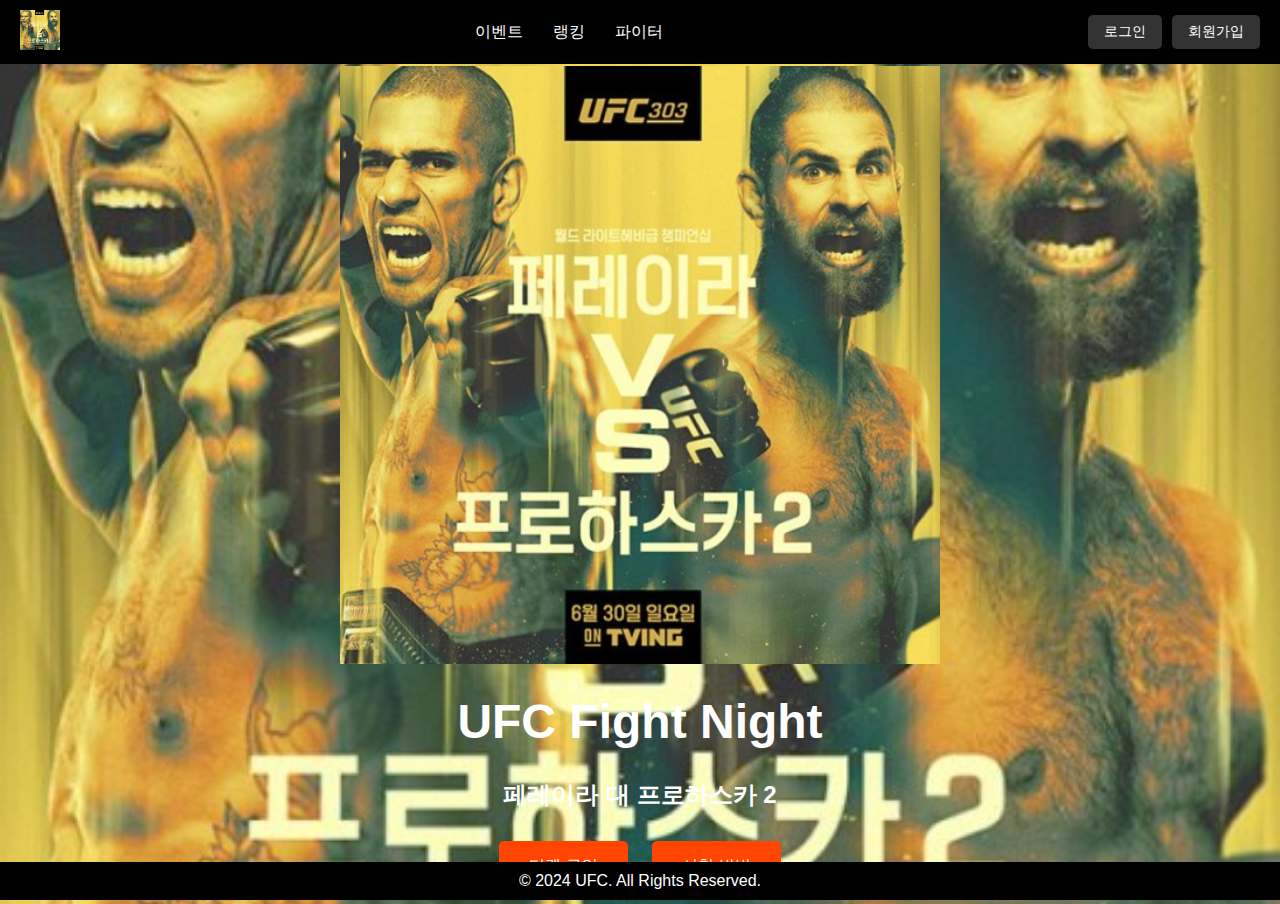
<file: 2440104/src/main/webapp/index.html>
<!DOCTYPE html>
<html lang="ko">
<head>
    <meta charset="UTF-8">
    <meta name="viewport" content="width=device-width, initial-scale=1.0">
    <title>UFC Fight Night</title>
    <style>
        body {
            margin: 0;
            font-family: Arial, sans-serif;
            background-color: #fff;
        }
        header {
            background-color: #000;
            color: white;
            display: flex;
            justify-content: space-between;
            align-items: center;
            padding: 10px 20px;
        }
        .menu-container {
            display: flex;
            justify-content: center;
            flex: 1;
        }
        .menu-container a {
            color: white;
            text-decoration: none;
            margin: 0 15px;
            font-size: 16px;
        }
        .login-signup {
            display: flex;
            align-items: center;
        }
        .login-signup button {
            background-color: #333;
            color: white;
            border: none;
            padding: 8px 16px;
            font-size: 14px;
            cursor: pointer;
            border-radius: 5px;
            margin-left: 10px;
        }
        .main-container {
            text-align: center;
            color: white;
            background: url('images/img.jpg') no-repeat center center/cover;
            height: calc(100vh - 60px);
            display: flex;
            flex-direction: column;
            justify-content: center;
            align-items: center;
        }
        .main-container h1 {
            font-size: 48px;
            margin: 10px 0;
        }
        .main-container h2 {
            font-size: 24px;
            margin-bottom: 20px;
        }
        .main-container button {
            background-color: #ff4500;
            color: white;
            border: none;
            padding: 15px 30px;
            margin: 10px;
            font-size: 16px;
            cursor: pointer;
            border-radius: 5px;
        }
        footer {
            background-color: #000;
            color: white;
            text-align: center;
            padding: 10px 0;
            position: fixed;
            bottom: 0;
            width: 100%;
        }
    </style>
</head>
<body>
    <header>
        <div class="logo">
            <img src="images/img.jpg" alt="UFC Logo" style="height: 40px;">
        </div>
        <div class="menu-container">
            <a href="#events">이벤트</a>
            <a href="#ranking">랭킹</a>
            <a href="#fighters">파이터</a>
        </div>
        <div class="login-signup">
            <button onclick="window.location.href='login.html'">로그인</button>
            <button onclick="window.location.href='signup.html'">회원가입</button>
        </div>
    </header>

    <div class="main-container">
        <img src="images/img.jpg" alt="UFC 303 Poster" style="width: 80%; max-width: 600px; margin-bottom: 20px;">
        <h1>UFC Fight Night</h1>
        <h2>페레이라 대 프로하스카 2</h2>
        <div>
            <button>티켓 구입</button>
            <button>시청 방법</button>
        </div>
    </div>

    <footer>
        © 2024 UFC. All Rights Reserved.
    </footer>
</body>
</html>
</file>
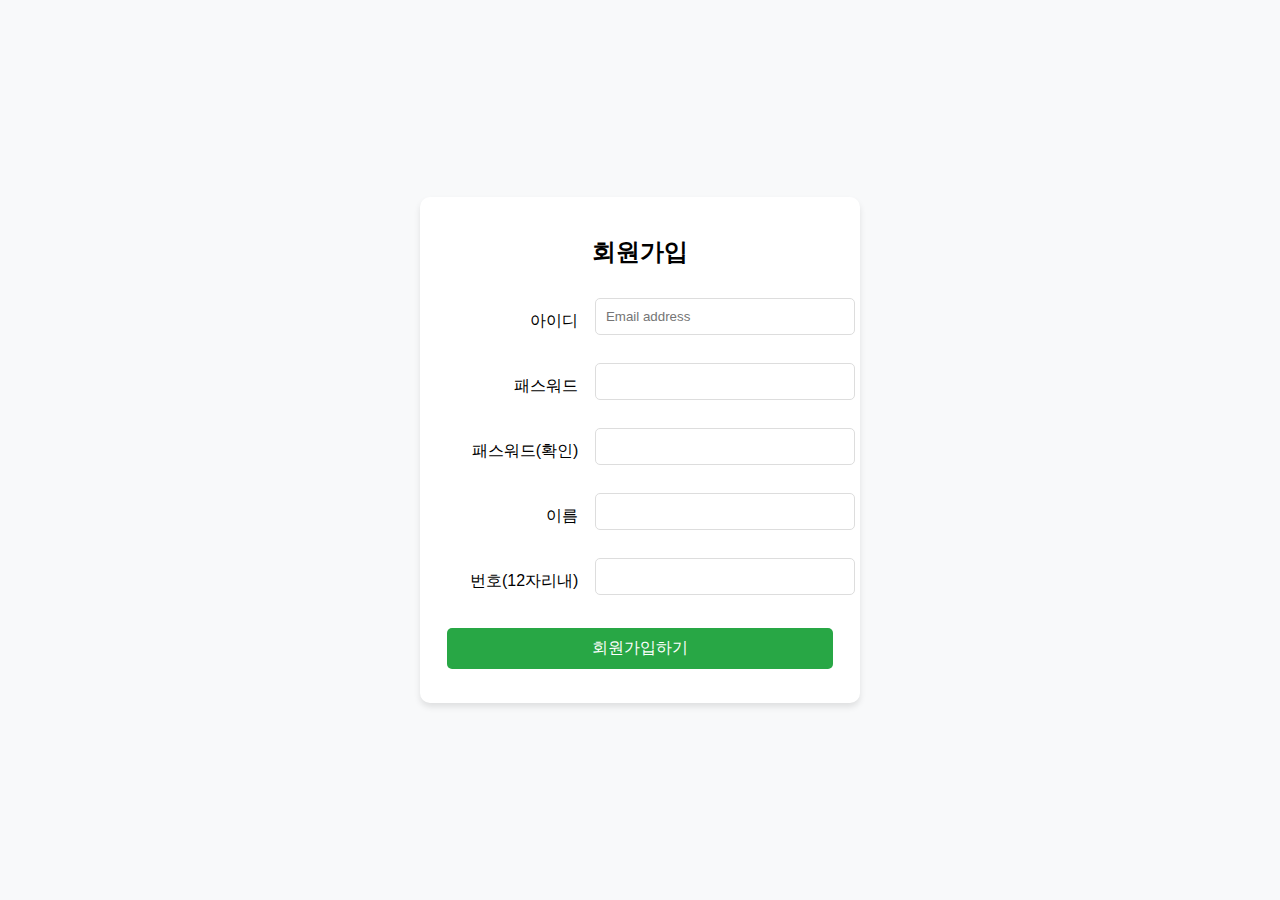
<file: 2440104/src/main/webapp/signup.html>
<!DOCTYPE html>
<html lang="ko">
<head>
    <meta charset="utf-8">
    <title>회원가입</title>
    <style>
        body {
            font-family: Arial, sans-serif;
            margin: 0;
            padding: 0;
            display: flex;
            justify-content: center;
            align-items: center;
            height: 100vh;
            background-color: #f8f9fa;
        }
        .form-container {
            background: white;
            padding: 20px;
            border-radius: 10px;
            box-shadow: 0 4px 6px rgba(0, 0, 0, 0.1);
            width: 100%;
            max-width: 400px;
        }
        table {
            width: 100%;
        }
        table td {
            padding: 8px 5px;
        }
        .form-container h2 {
            text-align: center;
            margin-bottom: 20px;
        }
        .form-container input {
            width: 100%;
            padding: 10px;
            margin-bottom: 10px;
            border: 1px solid #ddd;
            border-radius: 5px;
        }
        .form-container button {
            width: 100%;
            padding: 10px;
            background-color: #28a745;
            color: white;
            border: none;
            border-radius: 5px;
            font-size: 16px;
            cursor: pointer;
        }
        .form-container button:hover {
            background-color: #218838;
        }
    </style>
</head>
<body>
    <div class="form-container">
        <h2>회원가입</h2>
        <form action="signup.jsp" method="post">
            <table align="center">
                <tr>
                    <td align="right">아이디&nbsp;</td>
                    <td><input type="text" name="uid" placeholder="Email address" required></td>
                </tr>
                <tr>
                    <td align="right">패스워드&nbsp;</td>
                    <td><input type="password" name="upw" required></td>
                </tr>
                <tr>
                    <td align="right">패스워드(확인)&nbsp;</td>
                    <td><input type="password" name="upw2" required></td>
                </tr>
                <tr>
                    <td align="right">이름&nbsp;</td>
                    <td><input type="text" name="name" required></td>
                </tr>
                <tr>
                    <td align="right">번호(12자리내)&nbsp;</td>
                    <td><input type="text" name="phone" required></td>
                </tr>
                <tr>
                    <td colspan="2" align="center" height="50">
                        <button type="submit">회원가입하기</button>
                    </td>
                </tr>
            </table>
        </form>
    </div>
</body>
</html>
</file>
